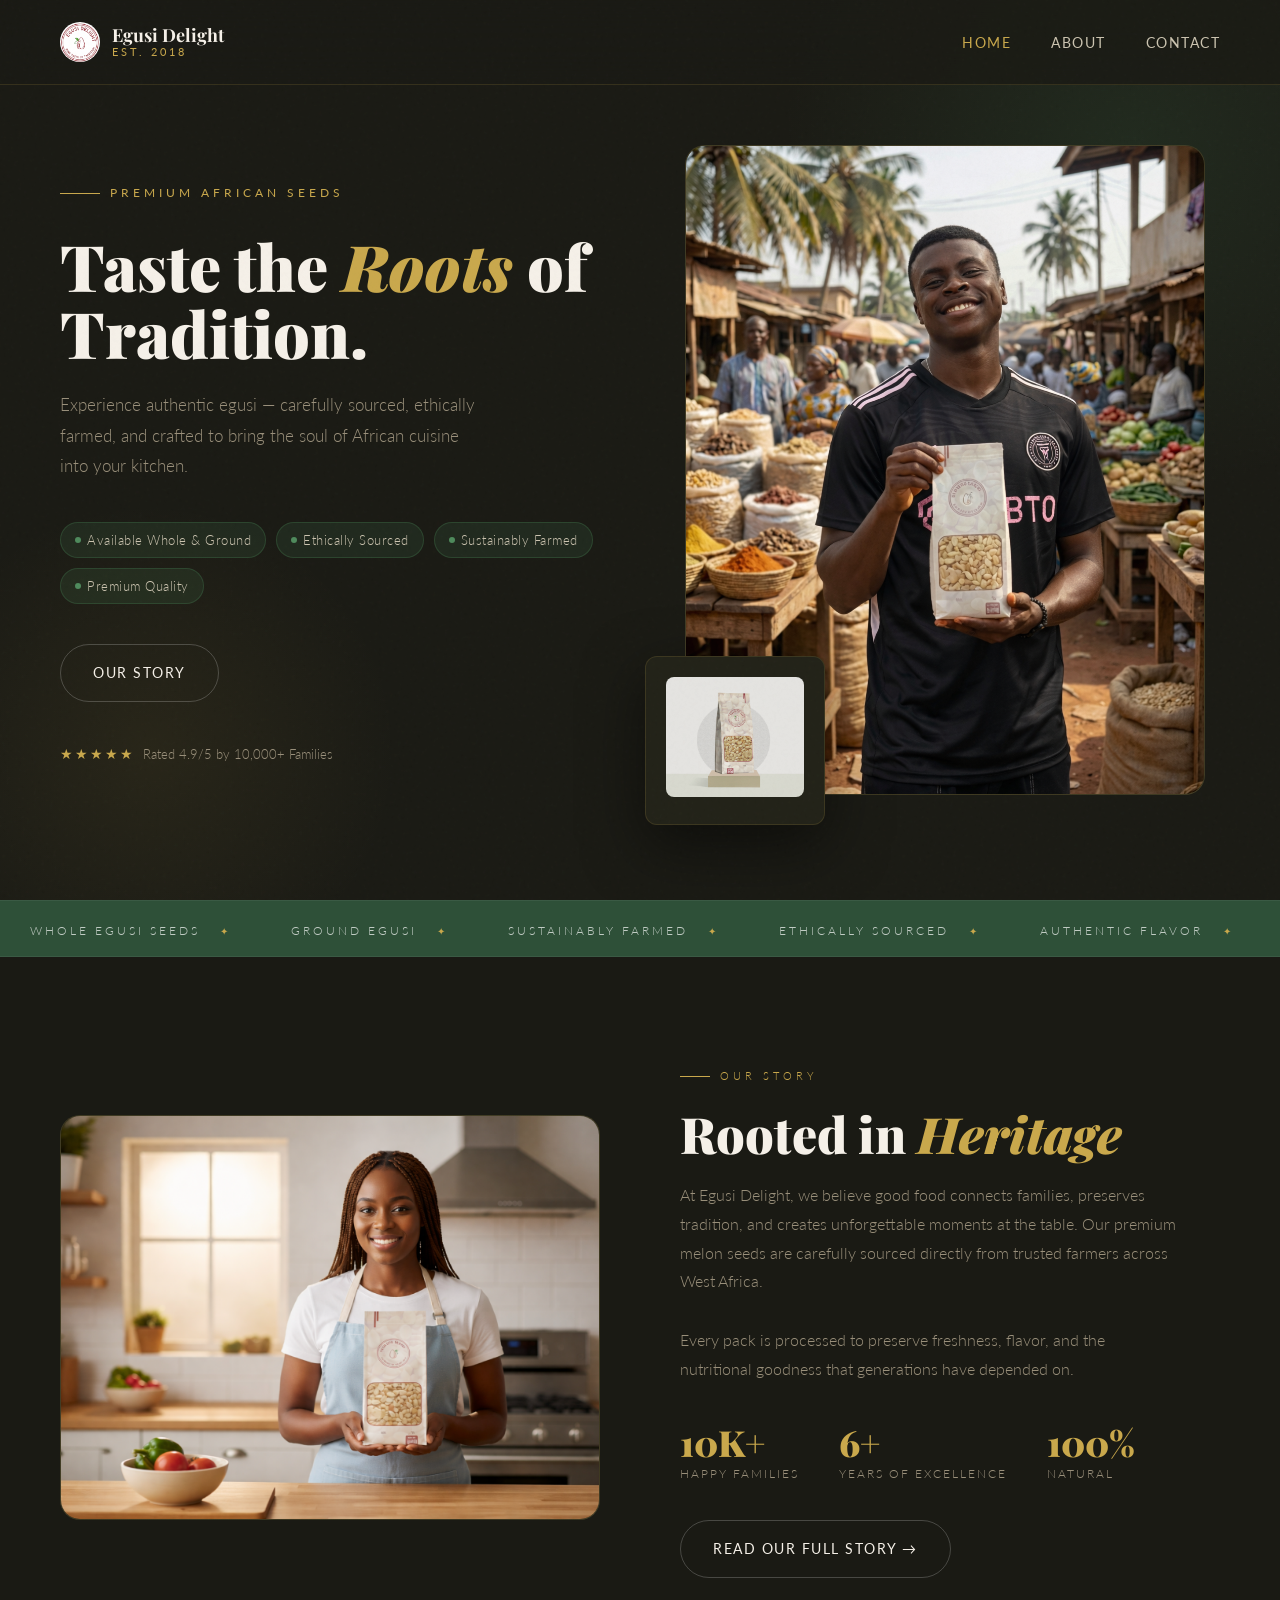
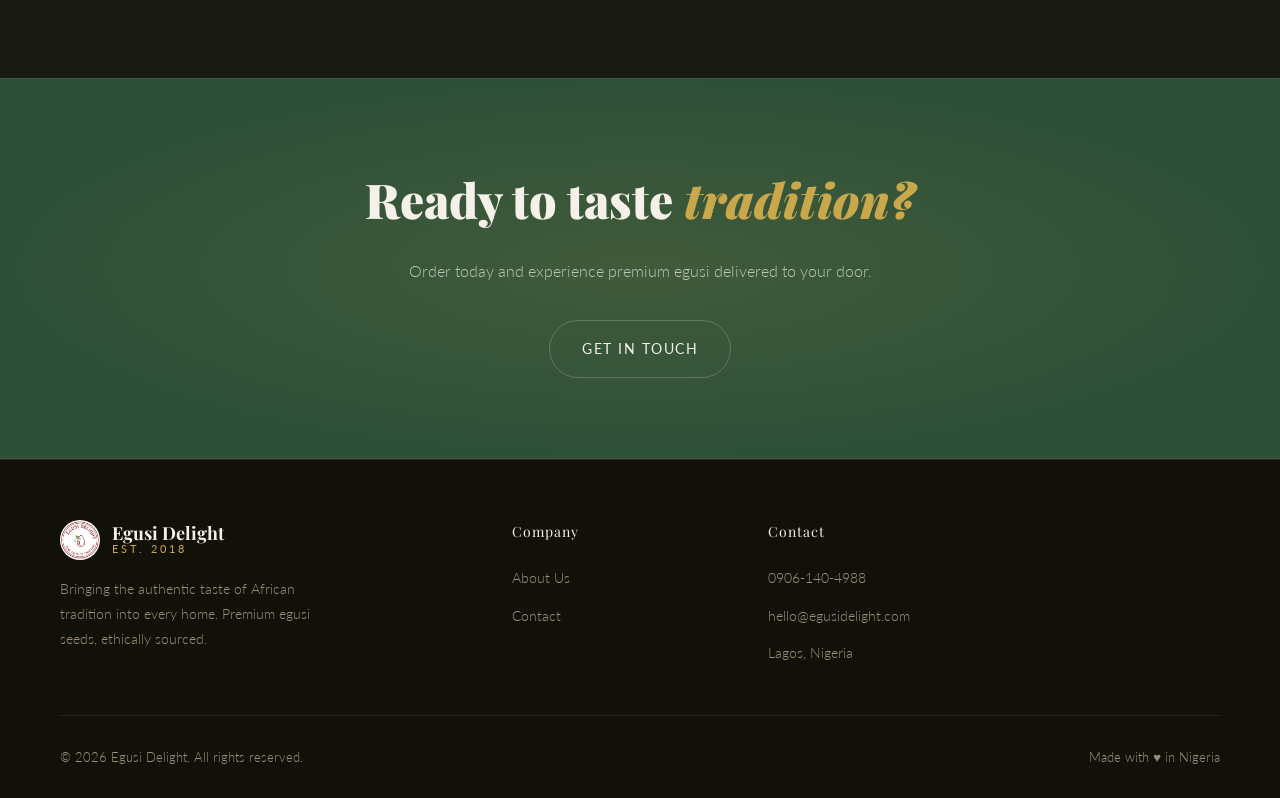
<file: index.html>
<!doctype html>
<html lang="en">
  <head>
    <meta charset="UTF-8" />
    <meta name="viewport" content="width=device-width, initial-scale=1.0" />
    <title>Egusi Delight — Authentic African Flavor</title>
    <link rel="stylesheet" href="styles.css" />
    <link rel="icon" href="favicon.png" type="favicon.png" />
  </head>
  <body>
    <!-- NAV -->
    <nav>
      <a href="index.html" class="nav-logo">
        <div class="nav-logo-icon"><img src="logo.png" alt="" /></div>
        <div class="nav-logo-text">
          Egusi Delight
          <span>Est. 2018</span>
        </div>
      </a>

      <ul class="nav-links">
        <li><a href="index.html" class="active">Home</a></li>
        <li><a href="aboutUs.html">About</a></li>
        <li><a href="#" data-contact>Contact</a></li>
      </ul>

      <button
        id="menu"
        class="nav-hamburger"
        aria-label="Menu"
        aria-expanded="false"
      >
        <img src="menu-icon.png" alt="" />
      </button>
    </nav>

    <!-- HERO -->
    <section class="hero">
      <div class="hero-text">
        <div class="hero-eyebrow">Premium African Seeds</div>
        <h1>Taste the <em>Roots</em> of Tradition.</h1>
        <p class="hero-desc">
          Experience authentic egusi — carefully sourced, ethically farmed, and
          crafted to bring the soul of African cuisine into your kitchen.
        </p>

        <div class="hero-badges">
          <div class="badge">
            <span class="badge-dot"></span> Available Whole & Ground
          </div>
          <div class="badge">
            <span class="badge-dot"></span> Ethically Sourced
          </div>
          <div class="badge">
            <span class="badge-dot"></span> Sustainably Farmed
          </div>
          <div class="badge">
            <span class="badge-dot"></span> Premium Quality
          </div>
        </div>

        <div class="hero-cta">
          <a href="aboutUs.html" class="btn-secondary">Our Story</a>
        </div>

        <div class="hero-rating">
          <span class="stars">★★★★★</span>
          <span>Rated 4.9/5 by 10,000+ Families</span>
        </div>
      </div>

      <div class="hero-visual">
        <div class="hero-img-wrapper">
          <div class="hero-img-main">
            <img
              src="hero-image.png"
              alt="Egusi Delight Product"
              onerror="this.parentNode.innerHTML = '🌿'"
            />
          </div>
          <div class="hero-product-card">
            <img
              src="product-mockUp.png"
              alt="Egusi Product"
              onerror="
                this.style.display = 'none';
                this.parentNode.querySelector(
                  '.product-card-label',
                ).textContent = 'Egusi Seeds';
              "
            />
          </div>
        </div>
      </div>
    </section>

    <!-- MARQUEE -->
    <div class="marquee-wrap">
      <div class="marquee-track">
        <div class="marquee-item">Whole Egusi Seeds</div>
        <div class="marquee-item">Ground Egusi</div>
        <div class="marquee-item">Sustainably Farmed</div>
        <div class="marquee-item">Ethically Sourced</div>
        <div class="marquee-item">Authentic Flavor</div>
        <div class="marquee-item">Family Recipes</div>
        <div class="marquee-item">Premium Quality</div>
        <div class="marquee-item">Whole Egusi Seeds</div>
        <div class="marquee-item">Ground Egusi</div>
        <div class="marquee-item">Sustainably Farmed</div>
        <div class="marquee-item">Ethically Sourced</div>
        <div class="marquee-item">Authentic Flavor</div>
        <div class="marquee-item">Family Recipes</div>
        <div class="marquee-item">Premium Quality</div>
      </div>
    </div>

    <!-- ABOUT STRIP -->
    <section class="about-strip">
      <div class="about-strip-img reveal">
        <img
          src="website-image.png"
          alt="Egusi Delight Story"
          onerror="this.parentNode.innerHTML = '🌿'"
        />
      </div>
      <div class="about-strip-text reveal reveal-delay-1">
        <div class="section-eyebrow">Our Story</div>
        <h2 class="section-title">Rooted in <em>Heritage</em></h2>
        <p class="section-desc">
          At Egusi Delight, we believe good food connects families, preserves
          tradition, and creates unforgettable moments at the table. Our premium
          melon seeds are carefully sourced directly from trusted farmers across
          West Africa.
        </p>
        <p class="section-desc" style="margin-top: 16px">
          Every pack is processed to preserve freshness, flavor, and the
          nutritional goodness that generations have depended on.
        </p>
        <div class="stats-row">
          <div class="stat">
            <div class="stat-num">10K+</div>
            <div class="stat-label">Happy Families</div>
          </div>
          <div class="stat">
            <div class="stat-num">6+</div>
            <div class="stat-label">Years of Excellence</div>
          </div>
          <div class="stat">
            <div class="stat-num">100%</div>
            <div class="stat-label">Natural</div>
          </div>
        </div>
        <div style="margin-top: 36px">
          <a href="aboutUs.html" class="btn-secondary">Read Our Full Story →</a>
        </div>
      </div>
    </section>

    <!-- CTA BANNER -->
    <section class="cta-banner">
      <h2>
        Ready to taste
        <em style="font-style: italic; color: var(--gold)">tradition?</em>
      </h2>
      <p>Order today and experience premium egusi delivered to your door.</p>
      <div class="hero-cta">
        <a href="#" class="btn-secondary" data-contact>Get in Touch</a>
      </div>
    </section>

    <!-- FOOTER -->
    <footer>
      <div class="footer-grid">
        <div>
          <div
            class="nav-logo"
            style="
              text-decoration: none;
              display: flex;
              align-items: center;
              gap: 12px;
            "
          >
            <div class="nav-logo-icon"><img src="logo.png" alt="" /></div>
            <div class="nav-logo-text">
              Egusi Delight
              <span>Est. 2018</span>
            </div>
          </div>
          <p class="footer-brand-desc">
            Bringing the authentic taste of African tradition into every home.
            Premium egusi seeds, ethically sourced.
          </p>
        </div>
        <div>
          <div class="footer-heading">Company</div>
          <ul class="footer-links">
            <li><a href="aboutUs.html">About Us</a></li>
            <li><a href="#" data-contact>Contact</a></li>
          </ul>
        </div>
        <div>
          <div class="footer-heading">Contact</div>
          <ul class="footer-links">
            <li><a href="tel:0800000000">0906-140-4988</a></li>
            <li>
              <a href="mailto:hello@egusidelight.com">hello@egusidelight.com</a>
            </li>
            <li><a href="#">Lagos, Nigeria</a></li>
          </ul>
        </div>
      </div>
      <div class="footer-bottom">
        <span
          >© <span id="year"></span> Egusi Delight. All rights reserved.</span
        >
        <span>Made with ♥ in Nigeria</span>
      </div>
    </footer>

    <!-- CONTACT MODAL -->
    <div class="modal-overlay" id="contactModal">
      <div
        class="modal"
        role="dialog"
        aria-modal="true"
        aria-labelledby="modalTitle"
      >
        <button class="modal-close" id="modalClose" aria-label="Close">
          ✕
        </button>
        <form id="contactForm">
          <div class="modal-eyebrow">Get in Touch</div>
          <h2 id="modalTitle">Send Us a Message</h2>
          <p class="modal-sub">
            We'd love to hear from you. Fill out the form and we'll get back to
            you shortly.
          </p>

          <div class="form-row">
            <div class="form-group">
              <label for="firstName">First Name</label>
              <input
                type="text"
                id="firstName"
                name="firstName"
                placeholder="Ada"
                required
              />
            </div>
            <div class="form-group">
              <label for="lastName">Last Name</label>
              <input
                type="text"
                id="lastName"
                name="lastName"
                placeholder="Obi"
                required
              />
            </div>
          </div>

          <div class="form-group">
            <label for="email">Email Address</label>
            <input
              type="email"
              id="email"
              name="email"
              placeholder="ada@email.com"
              required
            />
          </div>

          <div class="form-group">
            <label for="subject">Subject</label>
            <select id="subject" name="subject" required>
              <option value="" disabled selected>Select a topic...</option>
              <option value="order">Place an Order</option>
              <option value="wholesale">Wholesale Inquiry</option>
              <option value="support">Customer Support</option>
              <option value="other">Other</option>
            </select>
          </div>

          <div class="form-group">
            <label for="message">Message</label>
            <textarea
              id="message"
              name="message"
              placeholder="Tell us how we can help..."
              required
            ></textarea>
          </div>

          <button type="submit" class="form-submit">Send Message →</button>
        </form>

        <div class="success-msg" id="successMsg">
          <div class="success-icon">✅</div>
          <h3>Message Sent!</h3>
          <p>
            Thank you for reaching out. We'll get back to you within 24 hours.
          </p>
        </div>
      </div>
    </div>

    <script src="main.js"></script>
  </body>
</html>
</file>
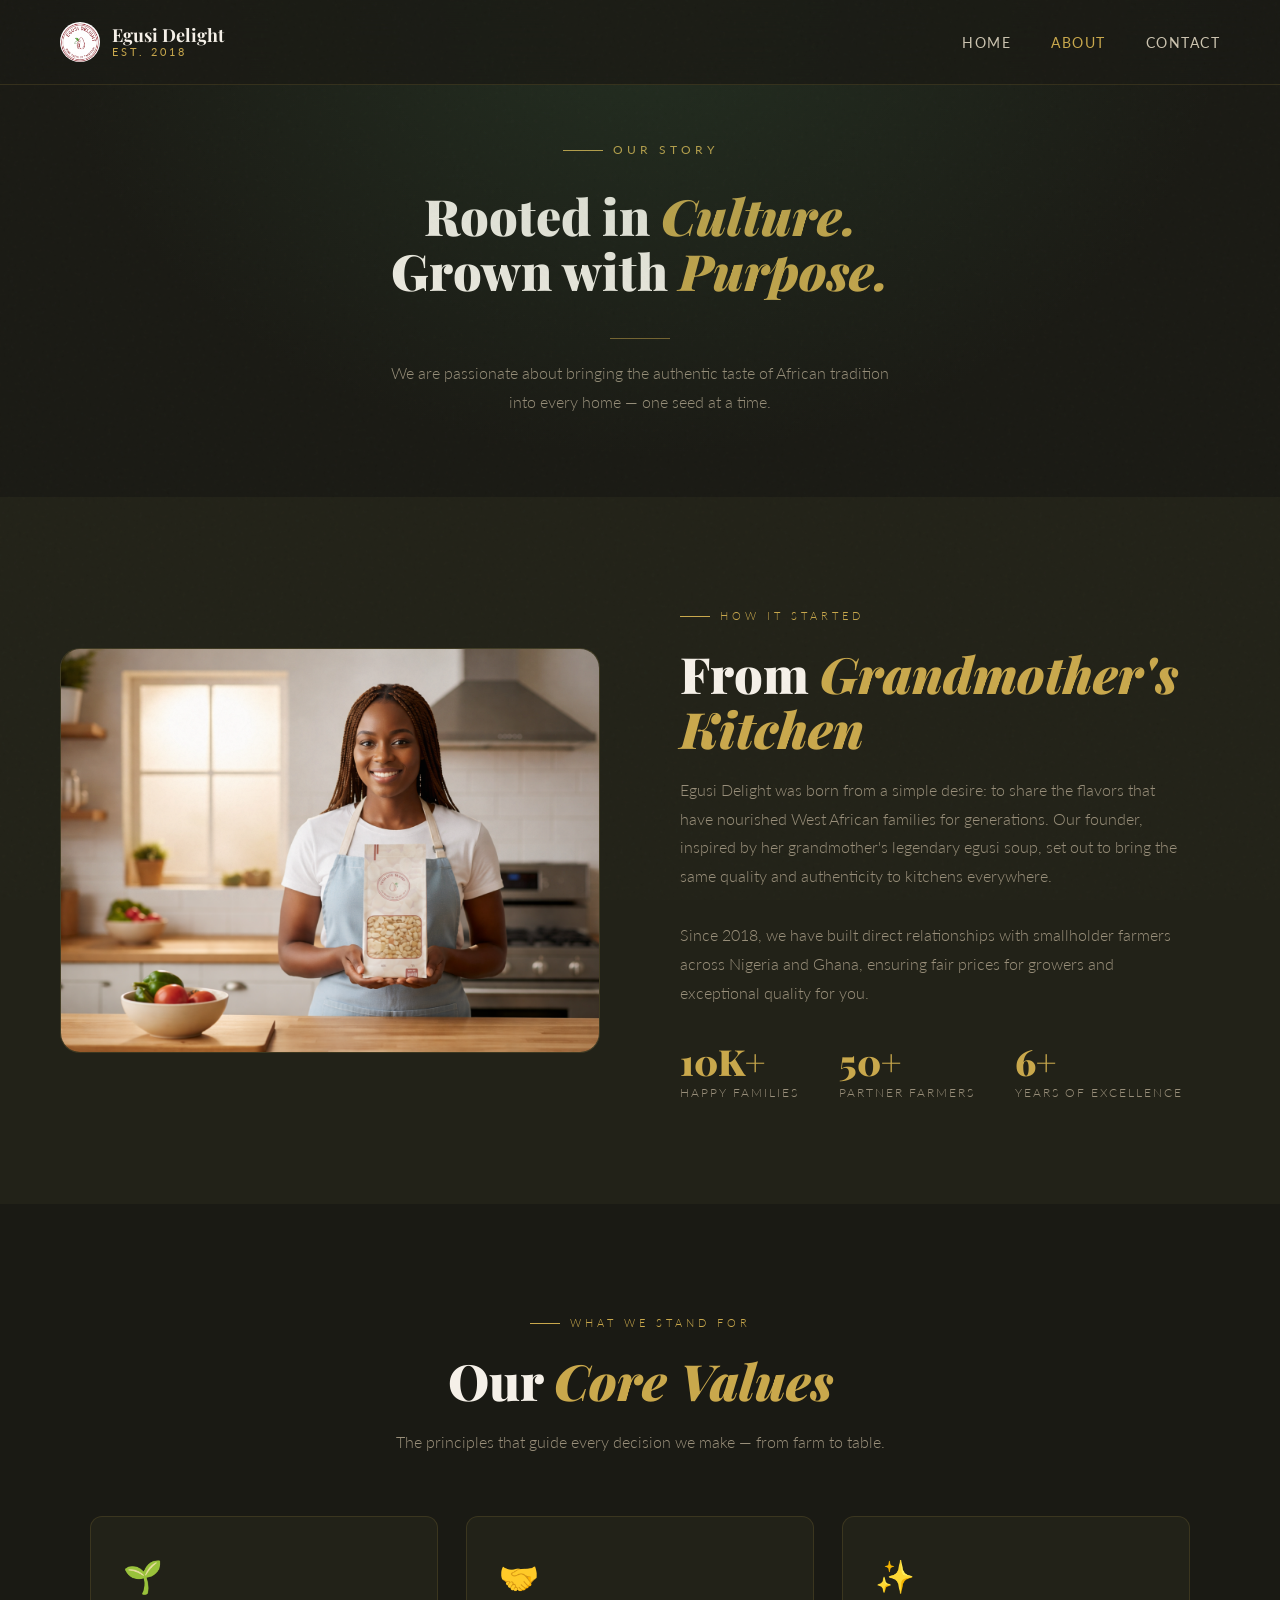
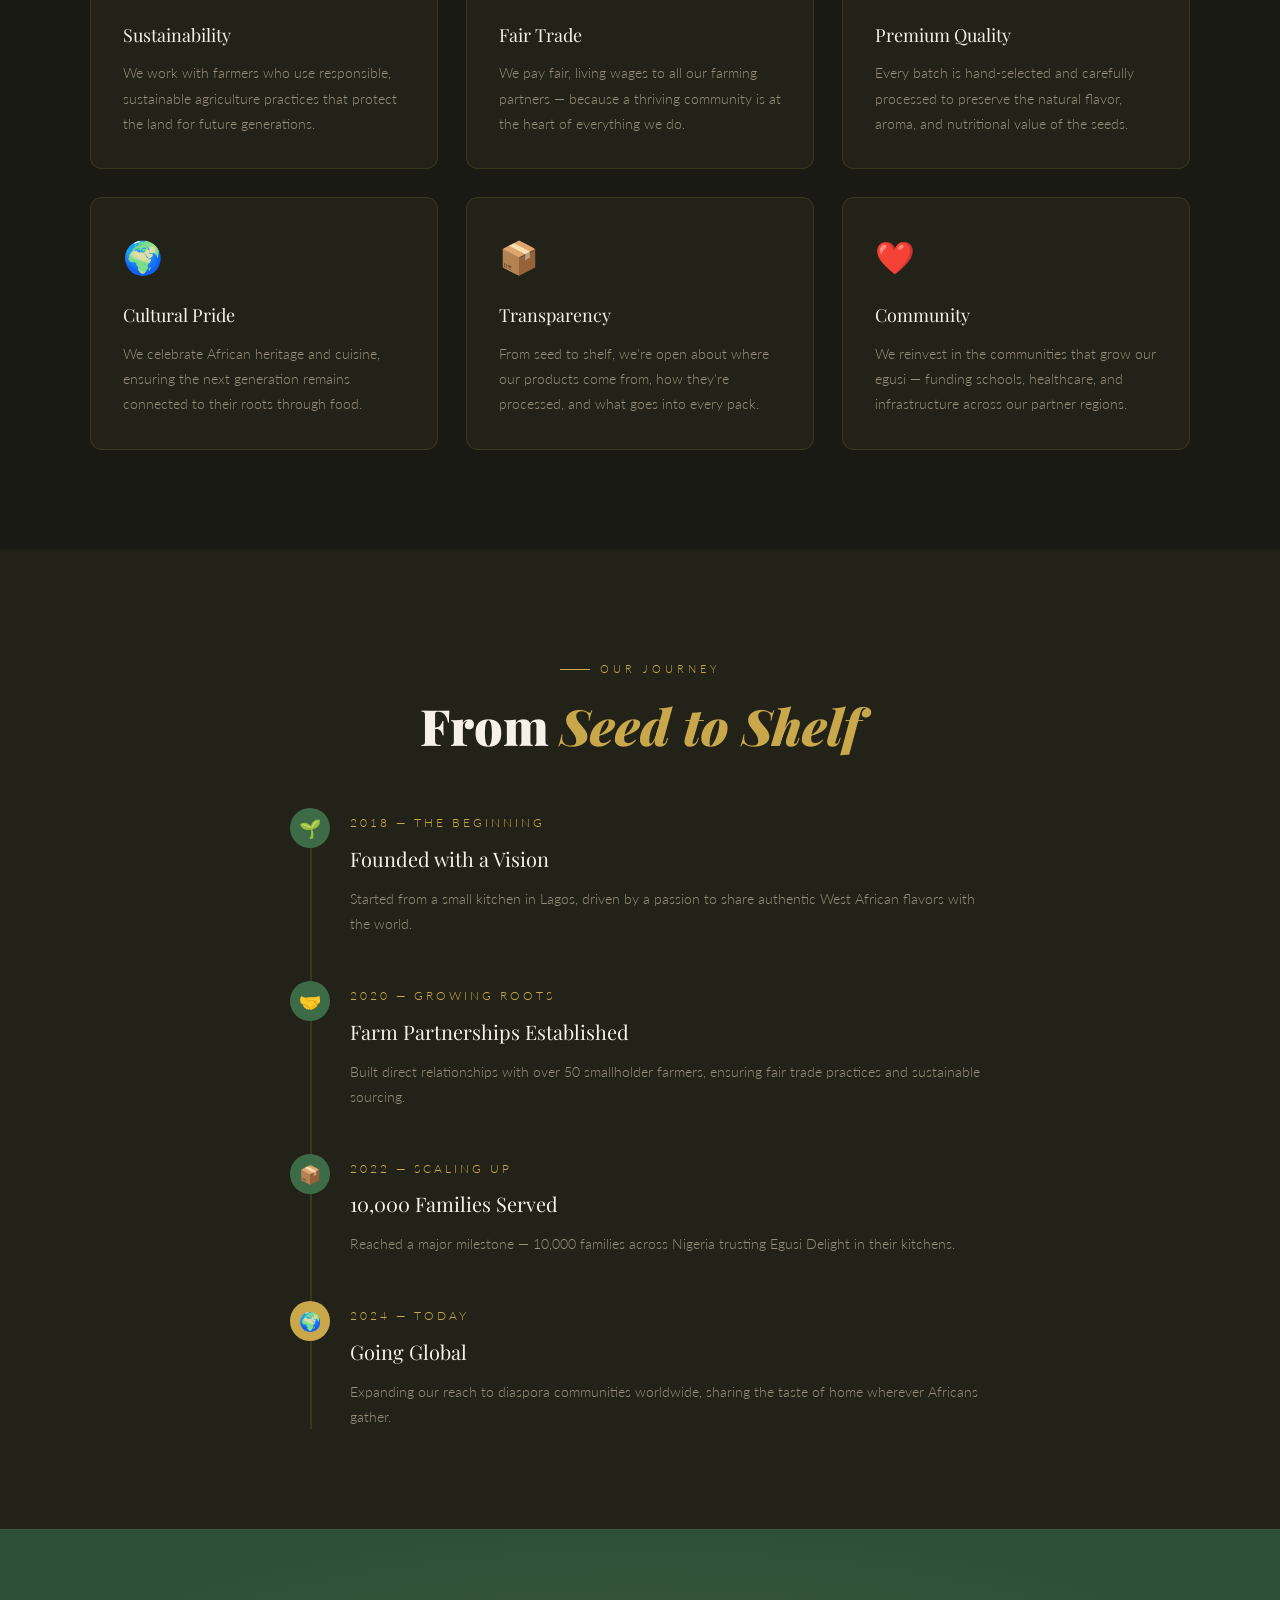
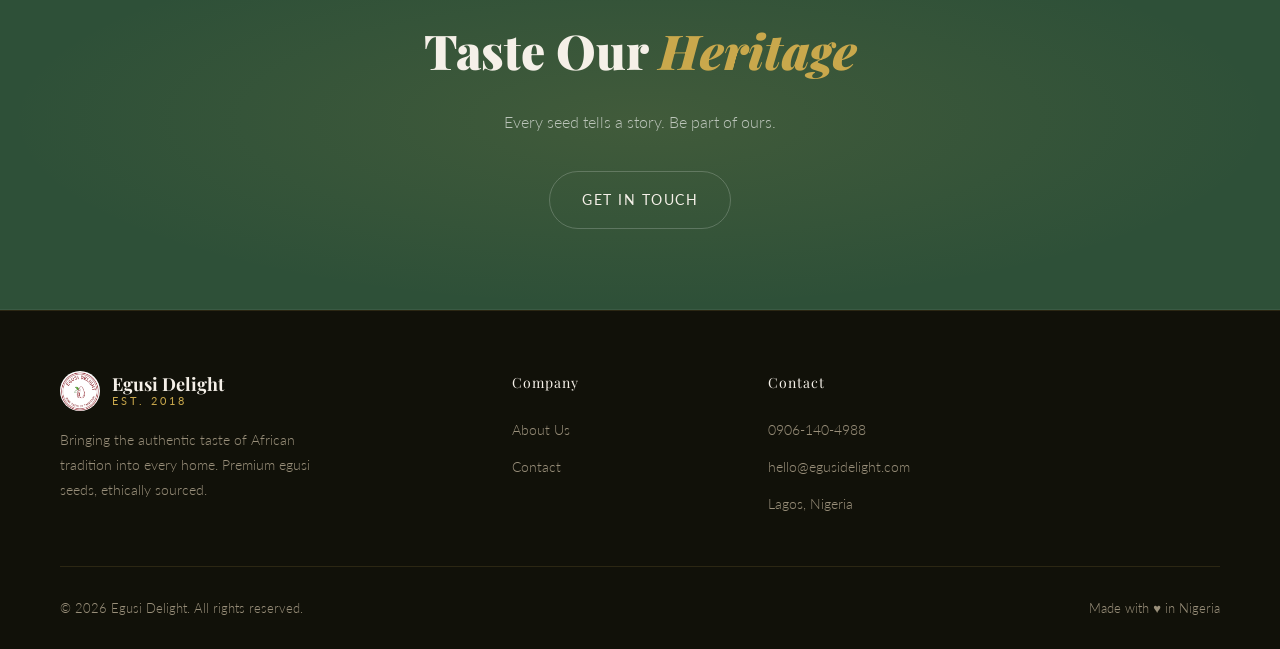
<file: aboutUs.html>
<!doctype html>
<html lang="en">
  <head>
    <meta charset="UTF-8" />
    <meta name="viewport" content="width=device-width, initial-scale=1.0" />
    <title>About Us — Egusi Delight</title>
    <link rel="icon" href="favicon.png" type="favicon.png" />
    <link rel="stylesheet" href="styles.css" />
  </head>
  <body>
    <!-- NAV -->
    <nav>
      <a href="index.html" class="nav-logo">
        <div class="nav-logo-icon"><img src="logo.png" alt="" /></div>
        <div class="nav-logo-text">
          Egusi Delight
          <span>Est. 2018</span>
        </div>
      </a>

      <ul class="nav-links">
        <li><a href="index.html">Home</a></li>
        <li><a href="aboutUs.html" class="active">About</a></li>
        <li><a href="#" data-contact>Contact</a></li>
      </ul>

      <button
        id="menu"
        class="nav-hamburger"
        aria-label="Menu"
        aria-expanded="false"
      >
        <img src="menu-icon.png" alt="" />
      </button>
    </nav>

    <!-- PAGE HERO -->
    <section class="page-hero">
      <div class="hero-eyebrow" style="justify-content: center">Our Story</div>
      <h1 class="section-title" style="text-align: center; max-width: 650px">
        Rooted in <em>Culture.</em><br />Grown with <em>Purpose.</em>
      </h1>
      <div class="divider"></div>
      <p class="section-desc" style="text-align: center; margin: 0 auto">
        We are passionate about bringing the authentic taste of African
        tradition into every home — one seed at a time.
      </p>
    </section>

    <!-- STORY SECTION -->
    <section class="about-strip" style="background: var(--bg2)">
      <div class="about-strip-img reveal">
        <img
          src="website-image.png"
          alt="Our Founder"
          onerror="this.parentNode.innerHTML = '👩🏾‍🌾'"
        />
      </div>
      <div class="about-strip-text reveal reveal-delay-1">
        <div class="section-eyebrow">How It Started</div>
        <h2 class="section-title">From <em>Grandmother's Kitchen</em></h2>
        <p class="section-desc">
          Egusi Delight was born from a simple desire: to share the flavors that
          have nourished West African families for generations. Our founder,
          inspired by her grandmother's legendary egusi soup, set out to bring
          the same quality and authenticity to kitchens everywhere.
        </p>
        <p class="section-desc" style="margin-top: 16px">
          Since 2018, we have built direct relationships with smallholder
          farmers across Nigeria and Ghana, ensuring fair prices for growers and
          exceptional quality for you.
        </p>
        <div class="stats-row" style="margin-top: 36px">
          <div class="stat">
            <div class="stat-num">10K+</div>
            <div class="stat-label">Happy Families</div>
          </div>
          <div class="stat">
            <div class="stat-num">50+</div>
            <div class="stat-label">Partner Farmers</div>
          </div>
          <div class="stat">
            <div class="stat-num">6+</div>
            <div class="stat-label">Years of Excellence</div>
          </div>
        </div>
      </div>
    </section>

    <!-- VALUES -->
    <section style="background: var(--bg)">
      <div style="text-align: center; margin-bottom: 60px" class="reveal">
        <div class="section-eyebrow" style="justify-content: center">
          What We Stand For
        </div>
        <h2 class="section-title">Our <em>Core Values</em></h2>
        <p class="section-desc" style="margin: 0 auto">
          The principles that guide every decision we make — from farm to table.
        </p>
      </div>

      <div class="values-grid" style="max-width: 1100px; margin: 0 auto">
        <div class="value-card reveal">
          <div class="value-icon">🌱</div>
          <div class="value-title">Sustainability</div>
          <p class="value-desc">
            We work with farmers who use responsible, sustainable agriculture
            practices that protect the land for future generations.
          </p>
        </div>
        <div class="value-card reveal reveal-delay-1">
          <div class="value-icon">🤝</div>
          <div class="value-title">Fair Trade</div>
          <p class="value-desc">
            We pay fair, living wages to all our farming partners — because a
            thriving community is at the heart of everything we do.
          </p>
        </div>
        <div class="value-card reveal reveal-delay-2">
          <div class="value-icon">✨</div>
          <div class="value-title">Premium Quality</div>
          <p class="value-desc">
            Every batch is hand-selected and carefully processed to preserve the
            natural flavor, aroma, and nutritional value of the seeds.
          </p>
        </div>
        <div class="value-card reveal reveal-delay-3">
          <div class="value-icon">🌍</div>
          <div class="value-title">Cultural Pride</div>
          <p class="value-desc">
            We celebrate African heritage and cuisine, ensuring the next
            generation remains connected to their roots through food.
          </p>
        </div>
        <div class="value-card reveal reveal-delay-1">
          <div class="value-icon">📦</div>
          <div class="value-title">Transparency</div>
          <p class="value-desc">
            From seed to shelf, we're open about where our products come from,
            how they're processed, and what goes into every pack.
          </p>
        </div>
        <div class="value-card reveal reveal-delay-2">
          <div class="value-icon">❤️</div>
          <div class="value-title">Community</div>
          <p class="value-desc">
            We reinvest in the communities that grow our egusi — funding
            schools, healthcare, and infrastructure across our partner regions.
          </p>
        </div>
      </div>
    </section>

    <!-- JOURNEY TIMELINE -->
    <section style="background: var(--bg2)">
      <div style="text-align: center; margin-bottom: 60px" class="reveal">
        <div class="section-eyebrow" style="justify-content: center">
          Our Journey
        </div>
        <h2 class="section-title">From <em>Seed to Shelf</em></h2>
      </div>

      <div style="max-width: 700px; margin: 0 auto; position: relative">
        <div
          style="
            position: absolute;
            left: 0;
            top: 0;
            bottom: 0;
            width: 2px;
            background: var(--border);
            left: 20px;
          "
        ></div>

        <div style="padding-left: 60px; margin-bottom: 50px" class="reveal">
          <div
            style="
              width: 40px;
              height: 40px;
              background: var(--green);
              border-radius: 50%;
              display: flex;
              align-items: center;
              justify-content: center;
              position: absolute;
              left: 0;
              margin-top: -5px;
              font-size: 18px;
            "
          >
            🌱
          </div>
          <div
            style="
              color: var(--gold);
              font-size: 12px;
              letter-spacing: 3px;
              text-transform: uppercase;
              margin-bottom: 8px;
            "
          >
            2018 — The Beginning
          </div>
          <div
            style="
              font-family: &quot;Playfair Display&quot;, serif;
              font-size: 20px;
              color: var(--cream);
              margin-bottom: 10px;
            "
          >
            Founded with a Vision
          </div>
          <p
            style="color: var(--text-muted); font-size: 14px; line-height: 1.8"
          >
            Started from a small kitchen in Lagos, driven by a passion to share
            authentic West African flavors with the world.
          </p>
        </div>

        <div
          style="padding-left: 60px; margin-bottom: 50px"
          class="reveal reveal-delay-1"
        >
          <div
            style="
              width: 40px;
              height: 40px;
              background: var(--green);
              border-radius: 50%;
              display: flex;
              align-items: center;
              justify-content: center;
              position: absolute;
              left: 0;
              margin-top: -5px;
              font-size: 18px;
            "
          >
            🤝
          </div>
          <div
            style="
              color: var(--gold);
              font-size: 12px;
              letter-spacing: 3px;
              text-transform: uppercase;
              margin-bottom: 8px;
            "
          >
            2020 — Growing Roots
          </div>
          <div
            style="
              font-family: &quot;Playfair Display&quot;, serif;
              font-size: 20px;
              color: var(--cream);
              margin-bottom: 10px;
            "
          >
            Farm Partnerships Established
          </div>
          <p
            style="color: var(--text-muted); font-size: 14px; line-height: 1.8"
          >
            Built direct relationships with over 50 smallholder farmers,
            ensuring fair trade practices and sustainable sourcing.
          </p>
        </div>

        <div
          style="padding-left: 60px; margin-bottom: 50px"
          class="reveal reveal-delay-2"
        >
          <div
            style="
              width: 40px;
              height: 40px;
              background: var(--green);
              border-radius: 50%;
              display: flex;
              align-items: center;
              justify-content: center;
              position: absolute;
              left: 0;
              margin-top: -5px;
              font-size: 18px;
            "
          >
            📦
          </div>
          <div
            style="
              color: var(--gold);
              font-size: 12px;
              letter-spacing: 3px;
              text-transform: uppercase;
              margin-bottom: 8px;
            "
          >
            2022 — Scaling Up
          </div>
          <div
            style="
              font-family: &quot;Playfair Display&quot;, serif;
              font-size: 20px;
              color: var(--cream);
              margin-bottom: 10px;
            "
          >
            10,000 Families Served
          </div>
          <p
            style="color: var(--text-muted); font-size: 14px; line-height: 1.8"
          >
            Reached a major milestone — 10,000 families across Nigeria trusting
            Egusi Delight in their kitchens.
          </p>
        </div>

        <div style="padding-left: 60px" class="reveal reveal-delay-3">
          <div
            style="
              width: 40px;
              height: 40px;
              background: var(--gold);
              border-radius: 50%;
              display: flex;
              align-items: center;
              justify-content: center;
              position: absolute;
              left: 0;
              margin-top: -5px;
              font-size: 18px;
            "
          >
            🌍
          </div>
          <div
            style="
              color: var(--gold);
              font-size: 12px;
              letter-spacing: 3px;
              text-transform: uppercase;
              margin-bottom: 8px;
            "
          >
            2024 — Today
          </div>
          <div
            style="
              font-family: &quot;Playfair Display&quot;, serif;
              font-size: 20px;
              color: var(--cream);
              margin-bottom: 10px;
            "
          >
            Going Global
          </div>
          <p
            style="color: var(--text-muted); font-size: 14px; line-height: 1.8"
          >
            Expanding our reach to diaspora communities worldwide, sharing the
            taste of home wherever Africans gather.
          </p>
        </div>
      </div>
    </section>

    <!-- CTA BANNER -->
    <section class="cta-banner">
      <h2>
        Taste Our
        <em style="font-style: italic; color: var(--gold)">Heritage</em>
      </h2>
      <p>Every seed tells a story. Be part of ours.</p>
      <div class="hero-cta">
        <a href="#" class="btn-secondary" data-contact>Get in Touch</a>
      </div>
    </section>

    <!-- FOOTER -->
    <footer>
      <div class="footer-grid">
        <div>
          <div
            class="nav-logo"
            style="
              text-decoration: none;
              display: flex;
              align-items: center;
              gap: 12px;
            "
          >
            <div class="nav-logo-icon"><img src="logo.png" alt="" /></div>
            <div class="nav-logo-text">
              Egusi Delight
              <span>Est. 2018</span>
            </div>
          </div>
          <p class="footer-brand-desc">
            Bringing the authentic taste of African tradition into every home.
            Premium egusi seeds, ethically sourced.
          </p>
        </div>
        <div>
          <div class="footer-heading">Company</div>
          <ul class="footer-links">
            <li><a href="aboutUs.html">About Us</a></li>
            <li><a href="#" data-contact>Contact</a></li>
          </ul>
        </div>
        <div>
          <div class="footer-heading">Contact</div>
          <ul class="footer-links">
            <li><a href="tel:0800000000">0906-140-4988</a></li>
            <li>
              <a href="mailto:hello@egusidelight.com">hello@egusidelight.com</a>
            </li>
            <li><a href="#">Lagos, Nigeria</a></li>
          </ul>
        </div>
      </div>
      <div class="footer-bottom">
        <span
          >© <span id="year"></span> Egusi Delight. All rights reserved.</span
        >
        <span>Made with ♥ in Nigeria</span>
      </div>
    </footer>

    <!-- CONTACT MODAL -->
    <div class="modal-overlay" id="contactModal">
      <div
        class="modal"
        role="dialog"
        aria-modal="true"
        aria-labelledby="modalTitle"
      >
        <button class="modal-close" id="modalClose" aria-label="Close">
          ✕
        </button>
        <form id="contactForm">
          <div class="modal-eyebrow">Get in Touch</div>
          <h2 id="modalTitle">Send Us a Message</h2>
          <p class="modal-sub">
            We'd love to hear from you. Fill out the form and we'll get back to
            you shortly.
          </p>

          <div class="form-row">
            <div class="form-group">
              <label for="firstName">First Name</label>
              <input
                type="text"
                id="firstName"
                name="firstName"
                placeholder="Ada"
                required
              />
            </div>
            <div class="form-group">
              <label for="lastName">Last Name</label>
              <input
                type="text"
                id="lastName"
                name="lastName"
                placeholder="Obi"
                required
              />
            </div>
          </div>

          <div class="form-group">
            <label for="email">Email Address</label>
            <input
              type="email"
              id="email"
              name="email"
              placeholder="ada@email.com"
              required
            />
          </div>

          <div class="form-group">
            <label for="subject">Subject</label>
            <select id="subject" name="subject" required>
              <option value="" disabled selected>Select a topic...</option>
              <option value="order">Place an Order</option>
              <option value="wholesale">Wholesale Inquiry</option>
              <option value="support">Customer Support</option>
              <option value="other">Other</option>
            </select>
          </div>

          <div class="form-group">
            <label for="message">Message</label>
            <textarea
              id="message"
              name="message"
              placeholder="Tell us how we can help..."
              required
            ></textarea>
          </div>

          <button type="submit" class="form-submit">Send Message →</button>
        </form>

        <div class="success-msg" id="successMsg">
          <div class="success-icon">✅</div>
          <h3>Message Sent!</h3>
          <p>
            Thank you for reaching out. We'll get back to you within 24 hours.
          </p>
        </div>
      </div>
    </div>

    <script src="main.js"></script>
  </body>
</html>
</file>
<file: styles.css>
@import url("https://fonts.googleapis.com/css2?family=Playfair+Display:wght@400;700;900&family=Lato:wght@300;400;700&display=swap");

:root {
  --bg: #1a1a14;
  --bg2: #222218;
  --bg3: #2a2a1e;
  --green: #3d6b47;
  --green-light: #4e8a5c;
  --green-muted: #2e5038;
  --gold: #c9a84c;
  --gold-light: #e0c070;
  --cream: #f5f0e8;
  --cream-muted: #ccc4b0;
  --text: #e8e2d5;
  --text-muted: #998f7a;
  --border: rgba(201, 168, 76, 0.15);
  --shadow: 0 20px 60px rgba(0, 0, 0, 0.5);
  --radius: 12px;
  --radius-lg: 20px;
  --transition: 0.35s cubic-bezier(0.4, 0, 0.2, 1);
}

*,
*::before,
*::after {
  margin: 0;
  padding: 0;
  box-sizing: border-box;
}

html {
  scroll-behavior: smooth;
}

body {
  background: var(--bg);
  color: var(--text);
  font-family: "Lato", sans-serif;
  font-weight: 300;
  line-height: 1.7;
  overflow-x: hidden;
}

/* ─── TEXTURE OVERLAY ─── */
body::before {
  content: "";
  position: fixed;
  inset: 0;
  background-image: url("data:image/svg+xml,%3Csvg viewBox='0 0 256 256' xmlns='http://www.w3.org/2000/svg'%3E%3Cfilter id='noise'%3E%3CfeTurbulence type='fractalNoise' baseFrequency='0.9' numOctaves='4' stitchTiles='stitch'/%3E%3C/filter%3E%3Crect width='100%25' height='100%25' filter='url(%23noise)' opacity='0.04'/%3E%3C/svg%3E");
  pointer-events: none;
  z-index: 9999;
  opacity: 0.5;
}

/* ─── NAV ─── */
nav {
  position: fixed;
  top: 0;
  left: 0;
  right: 0;
  z-index: 100;
  display: flex;
  align-items: center;
  justify-content: space-between;
  padding: 22px 60px;
  background: rgba(26, 26, 20, 0.85);
  backdrop-filter: blur(20px);
  border-bottom: 1px solid var(--border);
  transition: var(--transition);
}

nav.scrolled {
  padding: 14px 60px;
  background: rgba(26, 26, 20, 0.97);
}

.nav-logo {
  display: flex;
  align-items: center;
  gap: 12px;
  text-decoration: none;
}

.nav-logo-icon {
  width: 40px;
  height: 40px;
  background: white;
  border-radius: 50%;
  display: flex;
  align-items: center;
  justify-content: center;
  font-size: 18px;
}

.nav-logo-icon img {
  width: 100%;
  object-fit: cover;
}

.nav-logo-text {
  font-family: "Playfair Display", serif;
  font-size: 18px;
  font-weight: 700;
  color: var(--cream);
  line-height: 1.1;
}

.nav-logo-text span {
  display: block;
  font-size: 11px;
  font-family: "Lato", sans-serif;
  font-weight: 400;
  letter-spacing: 3px;
  text-transform: uppercase;
  color: var(--gold);
}

.nav-links {
  display: flex;
  align-items: center;
  gap: 40px;
  list-style: none;
}

.nav-links a {
  text-decoration: none;
  color: var(--cream-muted);
  font-size: 14px;
  letter-spacing: 1.5px;
  text-transform: uppercase;
  font-weight: 400;
  transition: color var(--transition);
}

.nav-links a:hover,
.nav-links a.active {
  color: var(--gold);
}

.nav-hamburger {
  display: none;
  background: none;
  border: none;
  cursor: pointer;
  padding: 6px;
}

/* smaller hamburger image */
.nav-hamburger img {
  width: 22px; /* smaller width */
  height: auto;
  display: block;
}

@media (max-width: 900px) {
  .nav-links {
    display: flex;
    flex-direction: column;
    position: fixed;
    top: 65px;
    left: 0;
    right: 0;
    background: rgba(18, 18, 13, 0.98);
    backdrop-filter: blur(20px);
    padding: 0 24px;
    gap: 0;
    border-bottom: 1px solid var(--border);
    max-height: 0;
    overflow: hidden;
    transition:
      max-height 0.4s cubic-bezier(0.4, 0, 0.2, 1),
      padding 0.4s ease;
    pointer-events: none;
  }

  .nav-links.open {
    max-height: 400px;
    padding: 16px 24px 24px;
    pointer-events: all;
  }

  .nav-links li {
    border-bottom: 1px solid var(--border);
  }

  .nav-links li:last-child {
    border-bottom: none;
  }

  .nav-links a {
    display: block;
    padding: 16px 0;
    font-size: 15px;
    letter-spacing: 2px;
  }
}

/* ─── HERO ─── */
.hero {
  min-height: 100vh;
  display: grid;
  grid-template-columns: 1fr 1fr;
  align-items: center;
  padding: 120px 60px 80px;
  gap: 60px;
  position: relative;
  overflow: hidden;
}

.hero::before {
  content: "";
  position: absolute;
  top: -200px;
  right: -200px;
  width: 700px;
  height: 700px;
  background: radial-gradient(
    circle,
    rgba(61, 107, 71, 0.2) 0%,
    transparent 70%
  );
  pointer-events: none;
}

.hero::after {
  content: "";
  position: absolute;
  bottom: -100px;
  left: -100px;
  width: 500px;
  height: 500px;
  background: radial-gradient(
    circle,
    rgba(201, 168, 76, 0.08) 0%,
    transparent 70%
  );
  pointer-events: none;
}

.hero-text {
  position: relative;
  z-index: 2;
}

.hero-eyebrow {
  display: inline-flex;
  align-items: center;
  gap: 10px;
  color: var(--gold);
  font-size: 12px;
  letter-spacing: 4px;
  text-transform: uppercase;
  margin-bottom: 28px;
  font-weight: 400;
}

.hero-eyebrow::before {
  content: "";
  width: 40px;
  height: 1px;
  background: var(--gold);
}

.hero h1 {
  font-family: "Playfair Display", serif;
  font-size: clamp(42px, 5vw, 68px);
  font-weight: 900;
  line-height: 1.05;
  color: var(--cream);
  margin-bottom: 24px;
}

.hero h1 em {
  font-style: italic;
  color: var(--gold);
}

.hero-desc {
  font-size: 17px;
  color: var(--text-muted);
  max-width: 420px;
  margin-bottom: 40px;
  line-height: 1.8;
}

.hero-badges {
  display: flex;
  flex-wrap: wrap;
  gap: 10px;
  margin-bottom: 40px;
}

.badge {
  display: flex;
  align-items: center;
  gap: 6px;
  background: rgba(61, 107, 71, 0.2);
  border: 1px solid rgba(61, 107, 71, 0.4);
  color: var(--cream-muted);
  padding: 6px 14px;
  border-radius: 100px;
  font-size: 13px;
  letter-spacing: 0.5px;
}

.badge-dot {
  width: 6px;
  height: 6px;
  border-radius: 50%;
  background: var(--green-light);
}

.hero-cta {
  display: flex;
  gap: 16px;
  flex-wrap: wrap;
}

.btn-primary {
  display: inline-flex;
  align-items: center;
  gap: 10px;
  background: var(--green);
  color: white;
  padding: 16px 32px;
  border-radius: 100px;
  text-decoration: none;
  font-size: 14px;
  letter-spacing: 1.5px;
  text-transform: uppercase;
  font-weight: 700;
  transition: var(--transition);
  border: none;
  cursor: pointer;
}

.btn-primary:hover {
  background: var(--green-light);
  transform: translateY(-2px);
  box-shadow: 0 10px 30px rgba(61, 107, 71, 0.4);
}

.btn-secondary {
  display: inline-flex;
  align-items: center;
  gap: 10px;
  background: transparent;
  color: var(--cream);
  padding: 16px 32px;
  border-radius: 100px;
  text-decoration: none;
  font-size: 14px;
  letter-spacing: 1.5px;
  text-transform: uppercase;
  font-weight: 400;
  border: 1px solid rgba(255, 255, 255, 0.2);
  transition: var(--transition);
  cursor: pointer;
}

.btn-secondary:hover {
  border-color: var(--gold);
  color: var(--gold);
  transform: translateY(-2px);
}

.hero-rating {
  display: flex;
  align-items: center;
  gap: 8px;
  margin-top: 40px;
  font-size: 13px;
  color: var(--text-muted);
}

.stars {
  color: var(--gold);
  letter-spacing: 2px;
  font-size: 14px;
}

.hero-visual {
  position: relative;
  z-index: 2;
  display: flex;
  justify-content: center;
  align-items: center;
}

.hero-img-wrapper {
  position: relative;
  width: 100%;
  max-width: 520px;
}

.hero-img-main {
  width: 100%;
  aspect-ratio: 4/5;
  background: linear-gradient(135deg, var(--bg2), var(--bg3));
  border-radius: var(--radius-lg);
  overflow: hidden;
  border: 1px solid var(--border);
  display: flex;
  align-items: center;
  justify-content: center;
  color: var(--text-muted);
  font-size: 14px;
  letter-spacing: 2px;
}

.hero-img-main img {
  width: 100%;
  height: 100%;
  object-fit: cover;
}

.hero-product-card {
  position: absolute;
  bottom: -30px;
  left: -40px;
  background: var(--bg2);
  border: 1px solid var(--border);
  border-radius: var(--radius);
  padding: 20px;
  width: 180px;
  box-shadow: var(--shadow);
}

.hero-product-card img {
  width: 100%;
  height: 120px;
  object-fit: cover;
  border-radius: 8px;
  background: var(--bg3);
}

.product-card-label {
  margin-top: 10px;
  font-family: "Playfair Display", serif;
  font-size: 13px;
  color: var(--cream);
}

.product-card-price {
  color: var(--gold);
  font-size: 12px;
  margin-top: 4px;
}

/* ─── MARQUEE ─── */
.marquee-wrap {
  background: var(--green-muted);
  border-top: 1px solid rgba(255, 255, 255, 0.06);
  border-bottom: 1px solid rgba(255, 255, 255, 0.06);
  overflow: hidden;
  padding: 14px 0;
  white-space: nowrap;
}

.marquee-track {
  display: inline-flex;
  animation: marquee 20s linear infinite;
}

.marquee-item {
  display: inline-flex;
  align-items: center;
  gap: 20px;
  padding: 0 30px;
  font-size: 12px;
  letter-spacing: 3px;
  text-transform: uppercase;
  color: rgba(255, 255, 255, 0.7);
}

.marquee-item::after {
  content: "✦";
  color: var(--gold);
  font-size: 10px;
}

@keyframes marquee {
  0% {
    transform: translateX(0);
  }
  100% {
    transform: translateX(-50%);
  }
}

/* ─── SECTION SHARED ─── */
section {
  padding: 100px 60px;
}

.section-eyebrow {
  display: inline-flex;
  align-items: center;
  gap: 10px;
  color: var(--gold);
  font-size: 11px;
  letter-spacing: 4px;
  text-transform: uppercase;
  margin-bottom: 20px;
}

.section-eyebrow::before {
  content: "";
  width: 30px;
  height: 1px;
  background: var(--gold);
}

.section-title {
  font-family: "Playfair Display", serif;
  font-size: clamp(32px, 4vw, 50px);
  font-weight: 900;
  color: var(--cream);
  line-height: 1.1;
  margin-bottom: 20px;
}

.section-title em {
  font-style: italic;
  color: var(--gold);
}

.section-desc {
  color: var(--text-muted);
  font-size: 16px;
  max-width: 500px;
  line-height: 1.8;
}

/* ─── PRODUCTS ─── */
.products {
  background: var(--bg2);
}

.products-header {
  text-align: center;
  margin-bottom: 60px;
}

.products-header .section-eyebrow {
  justify-content: center;
}
.products-header .section-desc {
  margin: 0 auto;
}

.products-grid {
  display: grid;
  grid-template-columns: repeat(auto-fit, minmax(260px, 1fr));
  gap: 28px;
  max-width: 1100px;
  margin: 0 auto;
}

.product-card {
  background: var(--bg3);
  border: 1px solid var(--border);
  border-radius: var(--radius-lg);
  overflow: hidden;
  transition: var(--transition);
  cursor: pointer;
}

.product-card:hover {
  transform: translateY(-6px);
  border-color: rgba(201, 168, 76, 0.3);
  box-shadow: 0 30px 60px rgba(0, 0, 0, 0.4);
}

.product-img {
  width: 100%;
  aspect-ratio: 1;
  background: linear-gradient(135deg, #2a2a1e, #1e2a22);
  display: flex;
  align-items: center;
  justify-content: center;
  font-size: 60px;
  position: relative;
  overflow: hidden;
}

.product-img::after {
  content: "";
  position: absolute;
  inset: 0;
  background: linear-gradient(to bottom, transparent 60%, rgba(0, 0, 0, 0.3));
}

.product-info {
  padding: 22px;
}

.product-name {
  font-family: "Playfair Display", serif;
  font-size: 18px;
  color: var(--cream);
  margin-bottom: 6px;
}

.product-sub {
  font-size: 13px;
  color: var(--text-muted);
  margin-bottom: 16px;
}

.product-footer {
  display: flex;
  align-items: center;
  justify-content: space-between;
}

.product-price {
  color: var(--gold);
  font-family: "Playfair Display", serif;
  font-size: 20px;
  font-weight: 700;
}

.product-btn {
  background: var(--green);
  color: white;
  border: none;
  width: 36px;
  height: 36px;
  border-radius: 50%;
  font-size: 18px;
  cursor: pointer;
  display: flex;
  align-items: center;
  justify-content: center;
  transition: var(--transition);
}

.product-btn:hover {
  background: var(--green-light);
  transform: scale(1.1);
}

/* ─── ABOUT STRIP ─── */
.about-strip {
  background: var(--bg);
  display: grid;
  grid-template-columns: 1fr 1fr;
  gap: 80px;
  align-items: center;
}

.about-strip-img {
  width: 100%;
  aspect-ratio: 4/3;
  background: linear-gradient(135deg, var(--bg2), var(--bg3));
  border-radius: var(--radius-lg);
  border: 1px solid var(--border);
  display: flex;
  align-items: center;
  justify-content: center;
  font-size: 80px;
  overflow: hidden;
}

.about-strip-img img {
  width: 100%;
  height: 100%;
  object-fit: cover;
}

.about-strip-text .section-desc {
  margin-bottom: 30px;
}

/* ─── STATS ─── */
.stats-row {
  display: flex;
  gap: 40px;
  margin-top: 40px;
  flex-wrap: wrap;
}

.stat {
}

.stat-num {
  font-family: "Playfair Display", serif;
  font-size: 36px;
  font-weight: 900;
  color: var(--gold);
  line-height: 1;
}

.stat-label {
  font-size: 12px;
  letter-spacing: 2px;
  text-transform: uppercase;
  color: var(--text-muted);
  margin-top: 4px;
}

/* ─── CTA BANNER ─── */
.cta-banner {
  background: var(--green-muted);
  border-top: 1px solid rgba(255, 255, 255, 0.06);
  border-bottom: 1px solid rgba(255, 255, 255, 0.06);
  text-align: center;
  padding: 80px 60px;
  position: relative;
  overflow: hidden;
}

.cta-banner::before {
  content: "";
  position: absolute;
  inset: 0;
  background: radial-gradient(
    ellipse at center,
    rgba(201, 168, 76, 0.12) 0%,
    transparent 70%
  );
}

.cta-banner h2 {
  font-family: "Playfair Display", serif;
  font-size: clamp(28px, 4vw, 48px);
  font-weight: 900;
  color: var(--cream);
  margin-bottom: 16px;
  position: relative;
}

.cta-banner p {
  color: rgba(255, 255, 255, 0.65);
  font-size: 16px;
  margin-bottom: 36px;
  position: relative;
}

.cta-banner .hero-cta {
  justify-content: center;
  position: relative;
}

/* ─── FOOTER ─── */
footer {
  background: #111109;
  padding: 60px 60px 30px;
  border-top: 1px solid var(--border);
}

.footer-grid {
  display: grid;
  grid-template-columns: 2fr 1fr 1fr 1fr;
  gap: 60px;
  margin-bottom: 50px;
}

.footer-brand-desc {
  color: var(--text-muted);
  font-size: 14px;
  line-height: 1.8;
  margin-top: 16px;
  max-width: 260px;
}

.footer-heading {
  font-family: "Playfair Display", serif;
  font-size: 14px;
  color: var(--cream);
  margin-bottom: 20px;
  letter-spacing: 1px;
}

.footer-links {
  list-style: none;
  display: flex;
  flex-direction: column;
  gap: 10px;
}

.footer-links a {
  color: var(--text-muted);
  text-decoration: none;
  font-size: 14px;
  transition: color var(--transition);
}

.footer-links a:hover {
  color: var(--gold);
}

.footer-bottom {
  border-top: 1px solid var(--border);
  padding-top: 30px;
  display: flex;
  justify-content: space-between;
  align-items: center;
  color: var(--text-muted);
  font-size: 13px;
  flex-wrap: wrap;
  gap: 10px;
}

/* ─── MODAL ─── */
.modal-overlay {
  position: fixed;
  inset: 0;
  background: rgba(0, 0, 0, 0.8);
  backdrop-filter: blur(10px);
  z-index: 999;
  display: flex;
  align-items: center;
  justify-content: center;
  padding: 20px;
  opacity: 0;
  pointer-events: none;
  transition: opacity 0.3s ease;
}

.modal-overlay.active {
  opacity: 1;
  pointer-events: all;
}

.modal {
  background: var(--bg2);
  border: 1px solid var(--border);
  border-radius: var(--radius-lg);
  padding: 50px;
  width: 100%;
  max-width: 560px;
  position: relative;
  transform: translateY(20px);
  transition: transform 0.3s ease;
}

.modal-overlay.active .modal {
  transform: translateY(0);
}

.modal-close {
  position: absolute;
  top: 20px;
  right: 20px;
  background: none;
  border: none;
  color: var(--text-muted);
  font-size: 22px;
  cursor: pointer;
  width: 36px;
  height: 36px;
  border-radius: 50%;
  display: flex;
  align-items: center;
  justify-content: center;
  transition: var(--transition);
}

.modal-close:hover {
  background: rgba(255, 255, 255, 0.05);
  color: var(--cream);
}

.modal-eyebrow {
  color: var(--gold);
  font-size: 11px;
  letter-spacing: 4px;
  text-transform: uppercase;
  margin-bottom: 12px;
}

.modal h2 {
  font-family: "Playfair Display", serif;
  font-size: 28px;
  font-weight: 900;
  color: var(--cream);
  margin-bottom: 8px;
}

.modal-sub {
  color: var(--text-muted);
  font-size: 14px;
  margin-bottom: 32px;
}

.form-row {
  display: grid;
  grid-template-columns: 1fr 1fr;
  gap: 16px;
}

.form-group {
  display: flex;
  flex-direction: column;
  gap: 8px;
  margin-bottom: 18px;
}

.form-group label {
  font-size: 12px;
  letter-spacing: 1.5px;
  text-transform: uppercase;
  color: var(--text-muted);
}

.form-group input,
.form-group textarea,
.form-group select {
  background: var(--bg3);
  border: 1px solid var(--border);
  border-radius: 8px;
  padding: 13px 16px;
  color: var(--cream);
  font-family: "Lato", sans-serif;
  font-size: 15px;
  outline: none;
  transition: border-color var(--transition);
  width: 100%;
}

.form-group input:focus,
.form-group textarea:focus,
.form-group select:focus {
  border-color: var(--green-light);
}

.form-group textarea {
  resize: vertical;
  min-height: 100px;
}

.form-group select option {
  background: var(--bg2);
}

.form-submit {
  width: 100%;
  background: var(--green);
  color: white;
  border: none;
  padding: 16px;
  border-radius: 100px;
  font-size: 14px;
  letter-spacing: 2px;
  text-transform: uppercase;
  font-weight: 700;
  cursor: pointer;
  transition: var(--transition);
  margin-top: 8px;
}

.form-submit:hover {
  background: var(--green-light);
  transform: translateY(-2px);
  box-shadow: 0 10px 30px rgba(61, 107, 71, 0.4);
}

/* ─── SUCCESS MSG ─── */
.success-msg {
  text-align: center;
  padding: 20px 0;
  display: none;
}

.success-msg.show {
  display: block;
}
.success-icon {
  font-size: 50px;
  margin-bottom: 16px;
}
.success-msg h3 {
  font-family: "Playfair Display", serif;
  font-size: 24px;
  color: var(--cream);
  margin-bottom: 10px;
}
.success-msg p {
  color: var(--text-muted);
}

/* ─── ABOUT PAGE ─── */
.page-hero {
  min-height: 50vh;
  display: flex;
  flex-direction: column;
  align-items: center;
  justify-content: center;
  text-align: center;
  padding: 140px 60px 80px;
  position: relative;
  overflow: hidden;
}

.page-hero::before {
  content: "";
  position: absolute;
  inset: 0;
  background: radial-gradient(
    ellipse at center top,
    rgba(61, 107, 71, 0.25) 0%,
    transparent 65%
  );
  pointer-events: none;
}

.team-grid {
  display: grid;
  grid-template-columns: repeat(auto-fit, minmax(240px, 1fr));
  gap: 30px;
  margin-top: 50px;
}

.team-card {
  background: var(--bg2);
  border: 1px solid var(--border);
  border-radius: var(--radius-lg);
  overflow: hidden;
  transition: var(--transition);
}

.team-card:hover {
  transform: translateY(-5px);
  border-color: rgba(201, 168, 76, 0.25);
}

.team-img {
  width: 100%;
  aspect-ratio: 3/4;
  background: linear-gradient(135deg, var(--bg3), #1e2a22);
  display: flex;
  align-items: center;
  justify-content: center;
  font-size: 60px;
}

.team-info {
  padding: 22px;
}

.team-name {
  font-family: "Playfair Display", serif;
  font-size: 18px;
  color: var(--cream);
}

.team-role {
  color: var(--gold);
  font-size: 12px;
  letter-spacing: 2px;
  text-transform: uppercase;
  margin-top: 4px;
}

.values-grid {
  display: grid;
  grid-template-columns: repeat(auto-fit, minmax(280px, 1fr));
  gap: 28px;
  margin-top: 50px;
}

.value-card {
  background: var(--bg2);
  border: 1px solid var(--border);
  border-radius: var(--radius);
  padding: 32px;
  transition: var(--transition);
}

.value-card:hover {
  border-color: rgba(201, 168, 76, 0.25);
  transform: translateY(-3px);
}

.value-icon {
  font-size: 32px;
  margin-bottom: 16px;
}

.value-title {
  font-family: "Playfair Display", serif;
  font-size: 18px;
  color: var(--cream);
  margin-bottom: 10px;
}

.value-desc {
  color: var(--text-muted);
  font-size: 14px;
  line-height: 1.8;
}

/* ─── DIVIDER ─── */
.divider {
  width: 60px;
  height: 1px;
  background: var(--gold);
  margin: 20px auto;
  opacity: 0.5;
}

/* ─── ANIMATIONS ─── */
.reveal {
  opacity: 0;
  transform: translateY(30px);
  transition:
    opacity 0.7s ease,
    transform 0.7s ease;
}

.reveal.visible {
  opacity: 1;
  transform: translateY(0);
}

.reveal-delay-1 {
  transition-delay: 0.1s;
}
.reveal-delay-2 {
  transition-delay: 0.2s;
}
.reveal-delay-3 {
  transition-delay: 0.3s;
}

/* ─── RESPONSIVE ─── */
@media (max-width: 900px) {
  nav {
    padding: 18px 24px;
  }
  nav.scrolled {
    padding: 12px 24px;
  }
  /* .nav-links {
    display: none;
  } */
  .nav-hamburger {
    display: block;
    color: white;
  }

  .hero {
    grid-template-columns: 1fr;
    padding: 120px 24px 60px;
    text-align: center;
  }

  .hero-badges {
    justify-content: center;
  }
  .hero-cta {
    justify-content: center;
  }
  .hero-rating {
    justify-content: center;
  }
  .hero-desc {
    margin: 0 auto 40px;
  }
  .hero::before,
  .hero::after {
    display: none;
  }

  .hero-product-card {
    display: none;
  }

  section {
    padding: 70px 24px;
  }

  .about-strip {
    grid-template-columns: 1fr;
    padding: 70px 24px;
  }

  .footer-grid {
    grid-template-columns: 1fr 1fr;
    gap: 40px;
  }

  .form-row {
    grid-template-columns: 1fr;
  }

  .modal {
    padding: 36px 24px;
  }

  .page-hero {
    padding: 120px 24px 60px;
  }
}

@media (max-width: 480px) {
  .footer-grid {
    grid-template-columns: 1fr;
  }
  .hero h1 {
    font-size: 36px;
  }
}
</file>
